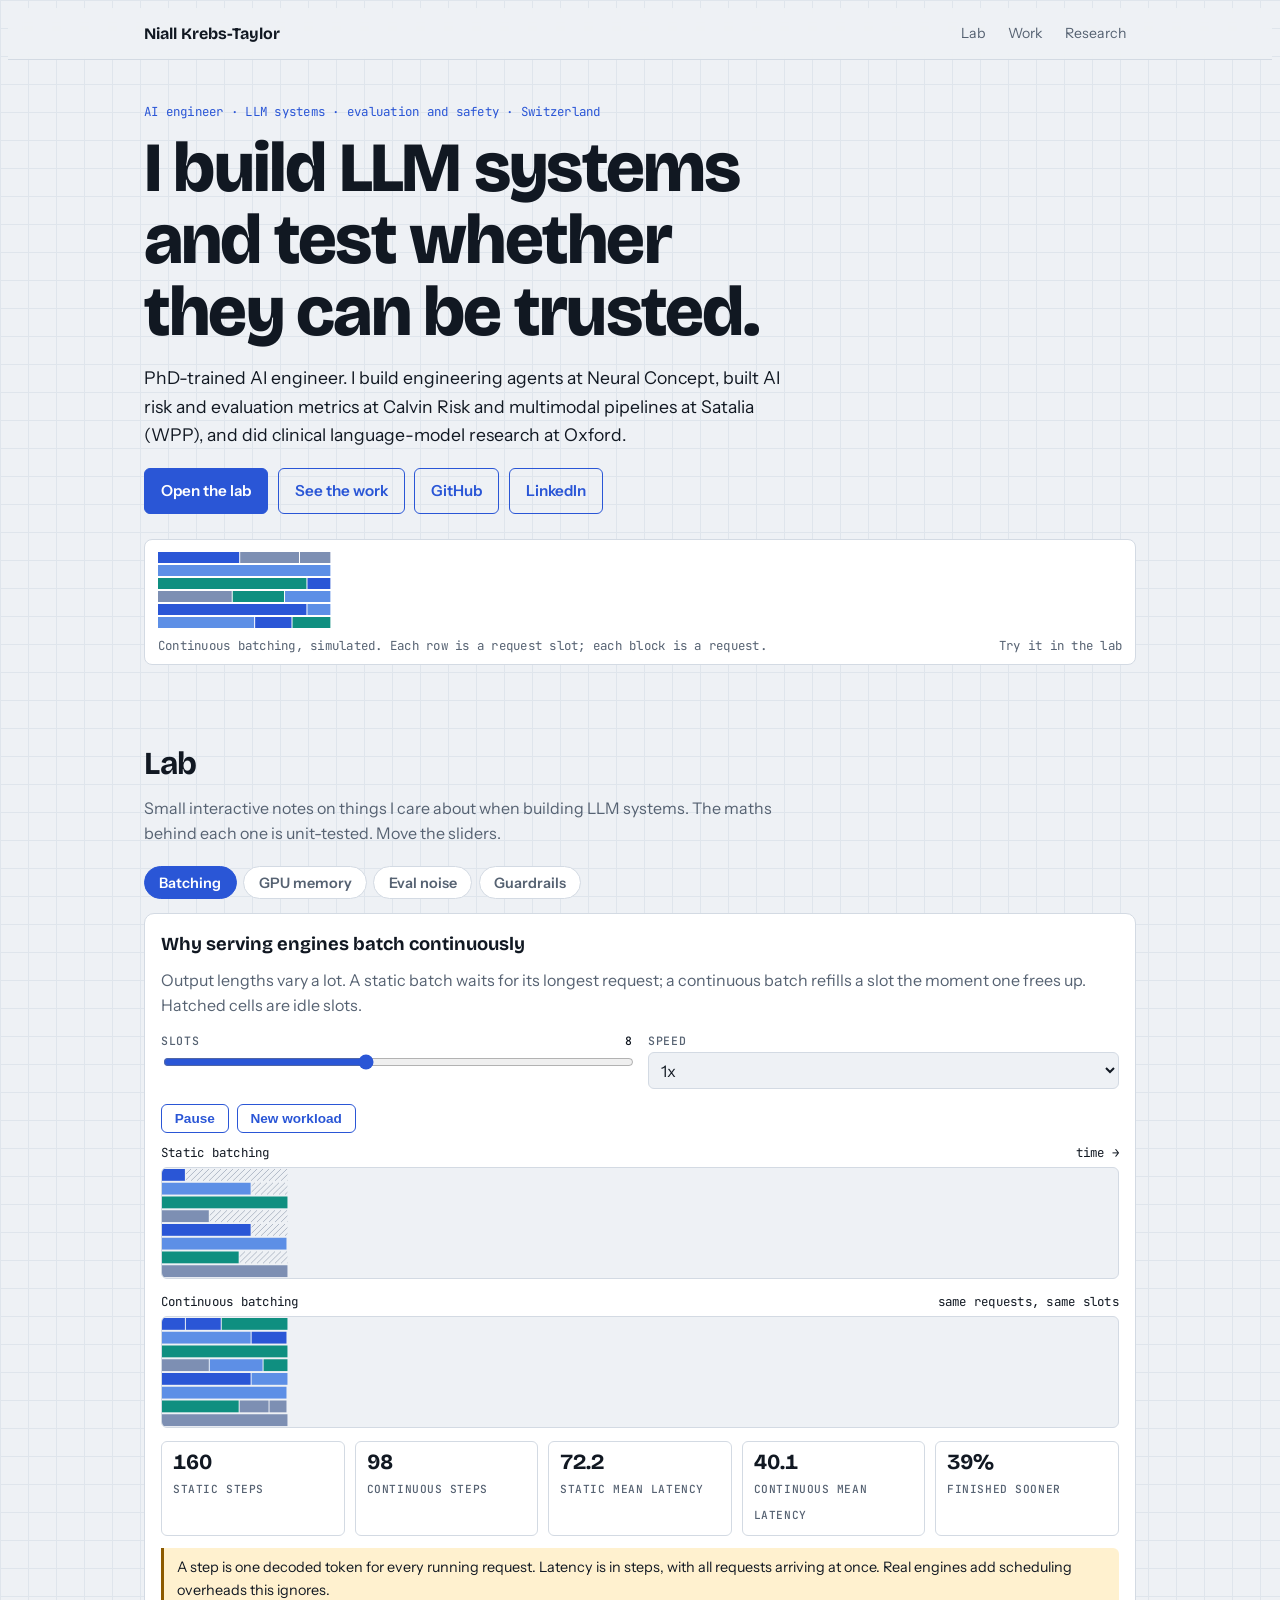
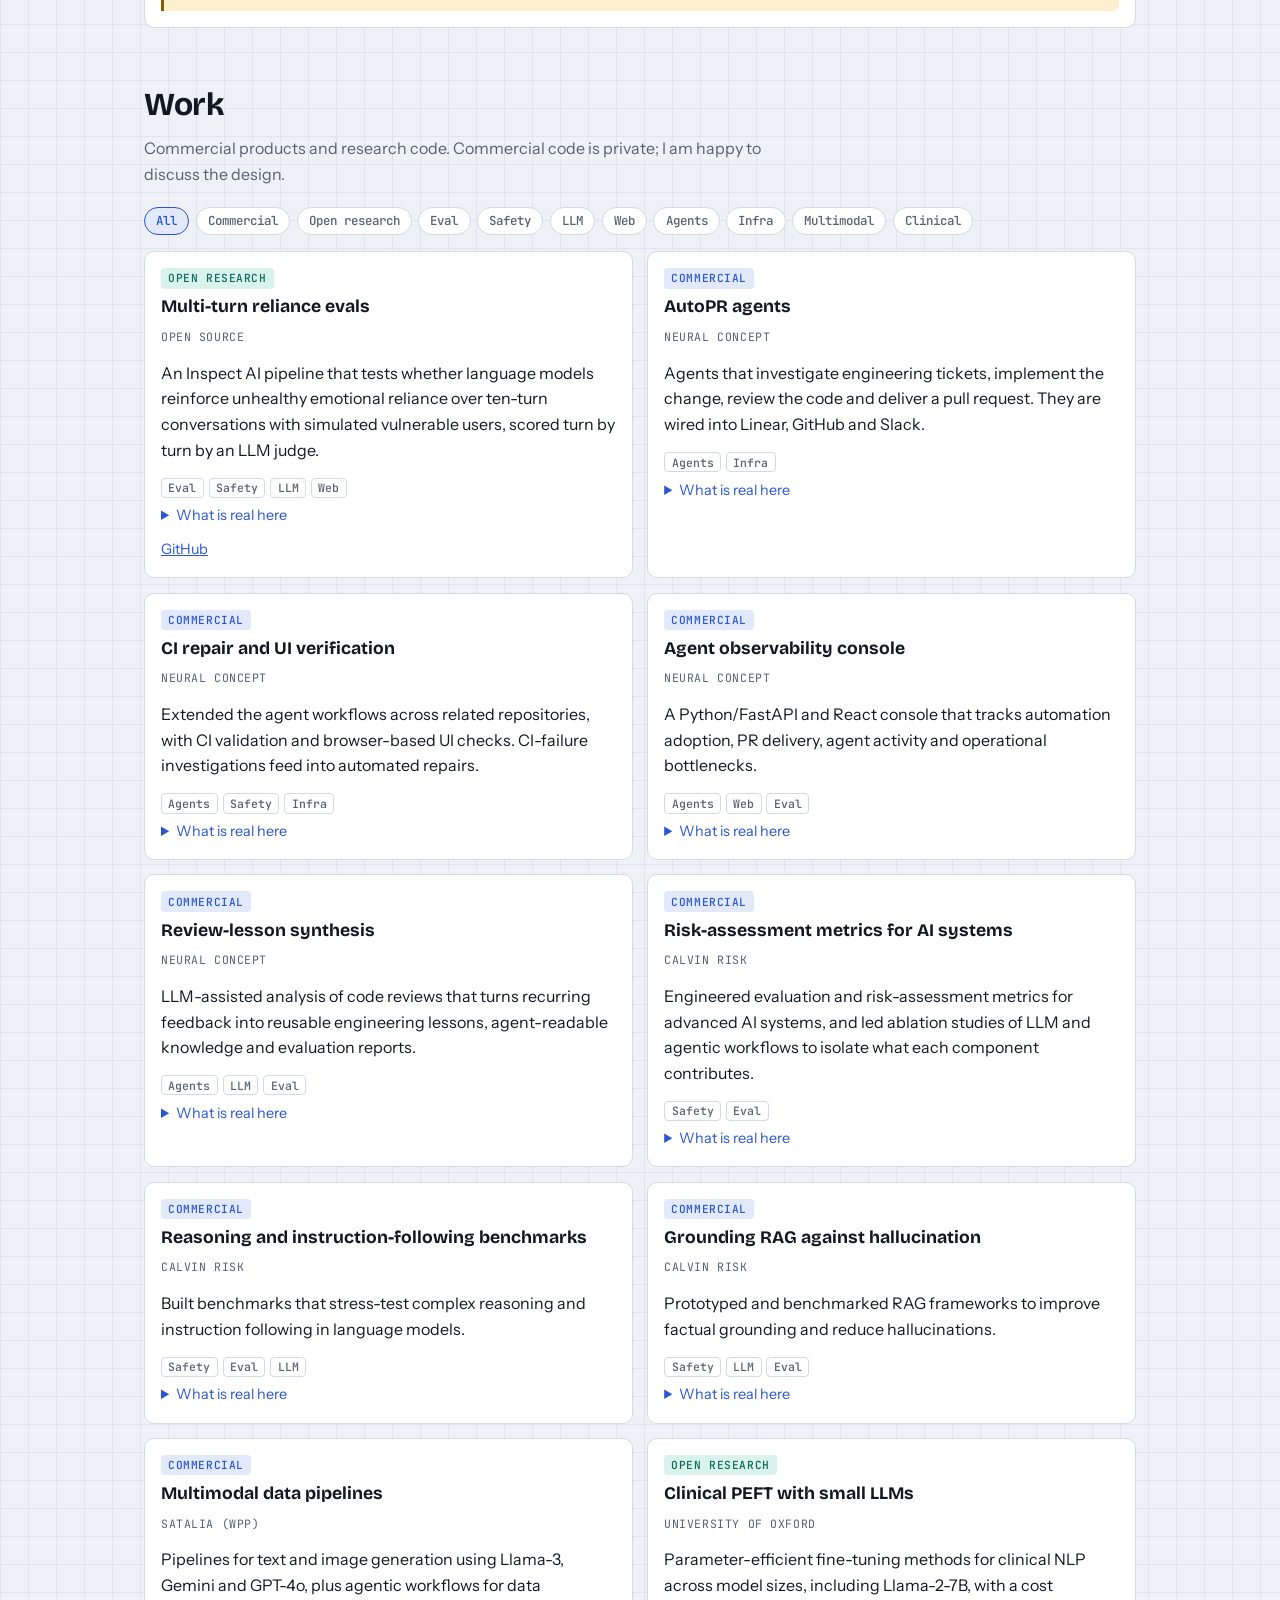
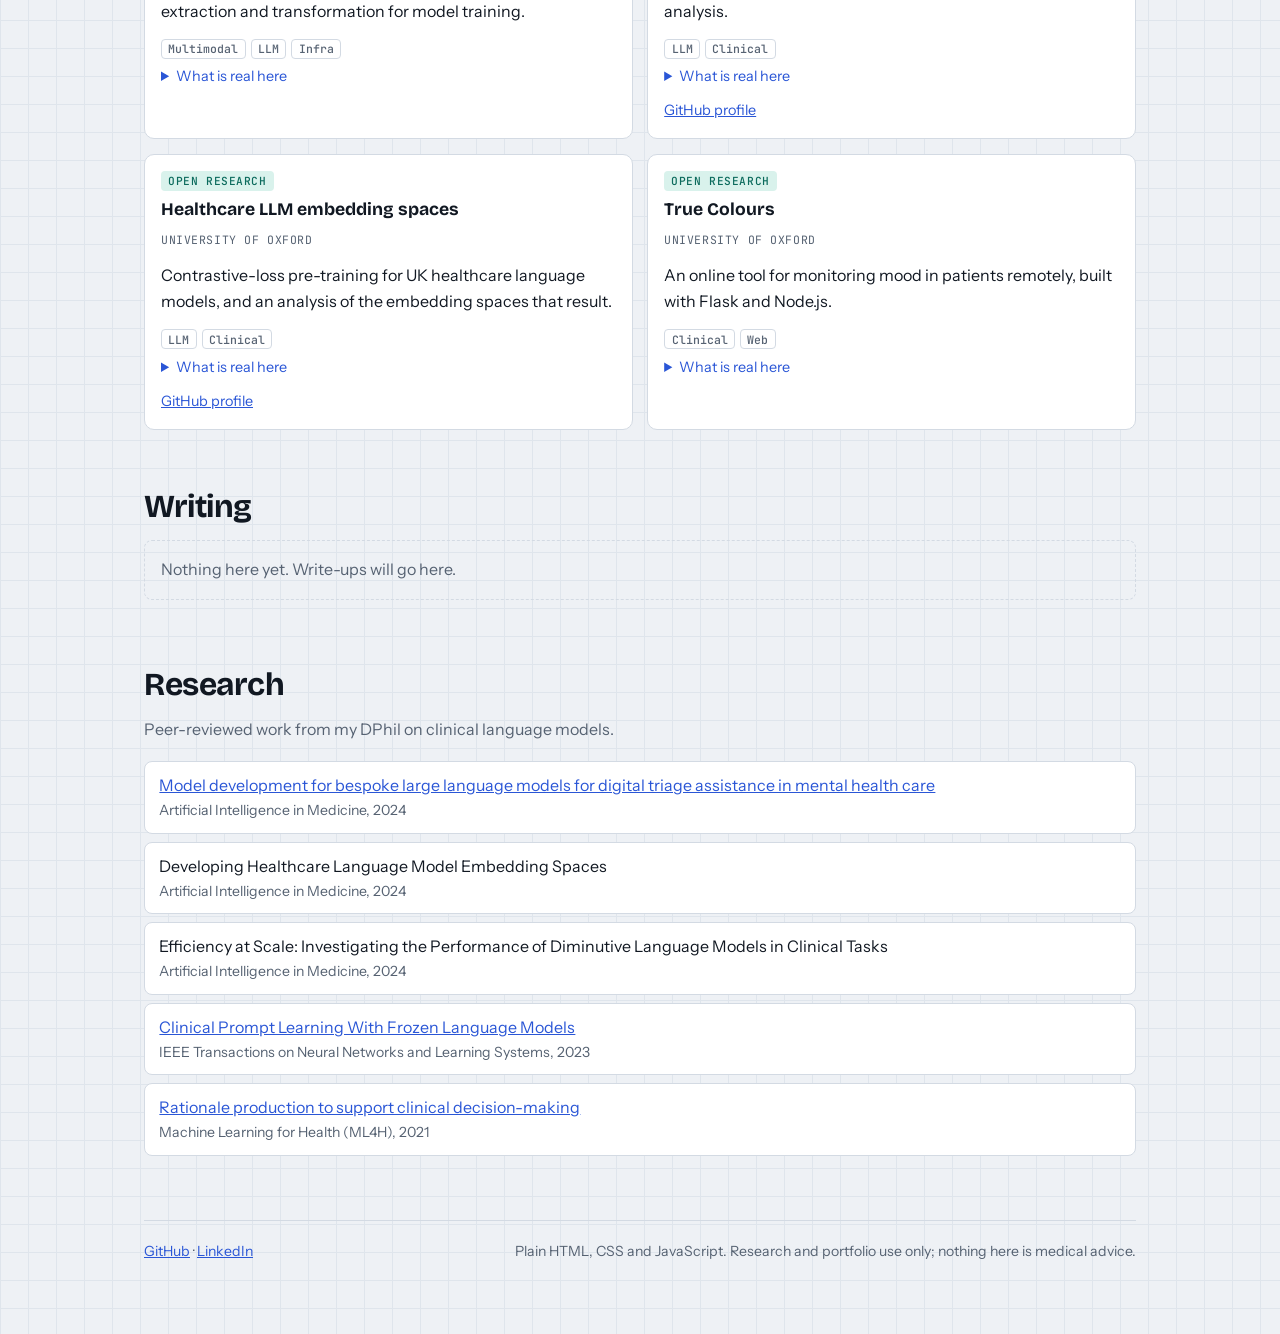
<file: site/public/index.html>
<!doctype html>
<html lang="en">
<meta charset="utf-8">
<meta name="viewport" content="width=device-width, initial-scale=1">
<title>Niall Krebs-Taylor</title>
<meta name="claude:viewport-fit-sides" content="cover">
<meta name="description" content="AI engineer building and evaluating LLM systems: agents, AI risk and evaluation, multimodal pipelines and clinical NLP. Interactive notes, projects and research.">
<link rel="preconnect" href="https://fonts.googleapis.com">
<link rel="stylesheet" href="https://fonts.googleapis.com/css2?family=Bricolage+Grotesque:opsz,wght@12..96,500;12..96,700;12..96,800&family=Instrument+Sans:wght@400;500;600;700&family=JetBrains+Mono:wght@400;500&display=swap">
<style>
/* Layout concept: a lab bench. Cool graph-paper ground, one long column that widens to a two-column grid for
   work cards; the interactive notes are the centrepiece. Colour is spent on data (cobalt) and on honest status (amber). */
:root{
  --bg:#eef1f5; --grid:#dfe5ec; --surface:#ffffff; --ink:#111822; --muted:#566272; --line:#d3dae3;
  --accent:#2a56d6; --accent-ink:#ffffff; --accent-soft:#e2e9fb; --amber:#8c5a00; --amber-soft:#fff1cf;
  --good:#0c6b5d; --good-soft:#d9f2ec;
  --seg0:#2a56d6; --seg1:#5d8fe6; --seg2:#0f8f80; --seg3:#7d8fb3; --idle:#aab4c2;
  --font-display:"Bricolage Grotesque","Instrument Sans",system-ui,-apple-system,"Segoe UI",sans-serif;
  --font-body:"Instrument Sans",system-ui,-apple-system,"Segoe UI",Roboto,sans-serif;
  --font-mono:"JetBrains Mono",ui-monospace,SFMono-Regular,Menlo,monospace;
}
@media (prefers-color-scheme: dark){:root:not([data-theme="light"]){
  --bg:#0b1016; --grid:#151d27; --surface:#121a23; --ink:#e8edf3; --muted:#9aa6b5; --line:#26313d;
  --accent:#7aa2ff; --accent-ink:#0a1530; --accent-soft:#16264a; --amber:#f2c261; --amber-soft:#3a2d10;
  --good:#5fd0bb; --good-soft:#103a33;
  --seg0:#7aa2ff; --seg1:#4f79d8; --seg2:#3fc2ad; --seg3:#9aa9c9; --idle:#3a4757; color-scheme:dark;}}
:root[data-theme="dark"]{
  --bg:#0b1016; --grid:#151d27; --surface:#121a23; --ink:#e8edf3; --muted:#9aa6b5; --line:#26313d;
  --accent:#7aa2ff; --accent-ink:#0a1530; --accent-soft:#16264a; --amber:#f2c261; --amber-soft:#3a2d10;
  --good:#5fd0bb; --good-soft:#103a33;
  --seg0:#7aa2ff; --seg1:#4f79d8; --seg2:#3fc2ad; --seg3:#9aa9c9; --idle:#3a4757; color-scheme:dark;}

*{box-sizing:border-box}
html{scroll-padding-top:4.2rem}
body{
  background-color:var(--bg);
  background-image:linear-gradient(var(--grid) 1px,transparent 1px),linear-gradient(90deg,var(--grid) 1px,transparent 1px);
  background-size:28px 28px;
  color:var(--ink);font-family:var(--font-body);font-size:16px;line-height:1.6;
  padding-left:max(16px,env(safe-area-inset-left,0px));padding-right:max(16px,env(safe-area-inset-right,0px));
  padding-block:0 4rem;
}
.wrap{max-width:62rem;margin:0 auto}
a{color:var(--accent)}
a:focus-visible,button:focus-visible,select:focus-visible,input:focus-visible,summary:focus-visible{outline:2px solid var(--accent);outline-offset:2px;border-radius:3px}
h1,h2,h3{font-family:var(--font-display);text-wrap:balance;margin:0}
p{margin:.5rem 0}
.mono{font-family:var(--font-mono);font-size:.78rem;letter-spacing:.02em}
.muted{color:var(--muted)}

/* top bar */
.top{position:sticky;top:env(safe-area-inset-top,0px);z-index:10;background:color-mix(in srgb,var(--bg) 92%,transparent);backdrop-filter:blur(6px);
  border-bottom:1px solid var(--line);margin:0 calc(-1*max(16px,env(safe-area-inset-left,0px)));padding:.6rem max(16px,env(safe-area-inset-left,0px))}
.top .wrap{display:flex;align-items:center;justify-content:space-between;gap:1rem}
.brand{font:700 1rem var(--font-display);text-decoration:none;color:var(--ink);white-space:nowrap}
.top nav{display:flex;gap:.2rem;overflow-x:auto;scrollbar-width:none}
.top nav::-webkit-scrollbar{display:none}
.top nav a{white-space:nowrap;text-decoration:none;color:var(--muted);font-size:.88rem;padding:.3rem .6rem;border-radius:999px}
.top nav a:hover{color:var(--accent);background:var(--accent-soft)}

/* hero */
.hero{padding:2.6rem 0 1.4rem}
.eyebrow{color:var(--accent);margin:0}
.hero h1{font-size:clamp(2.2rem,8.2vw,4.4rem);line-height:1.02;letter-spacing:-.025em;font-weight:800;margin:.7rem 0 1rem;max-width:18ch}
.hero .lede{font-size:1.1rem;max-width:40rem}
.actions{display:flex;flex-wrap:wrap;gap:.6rem;margin:1.2rem 0 1.6rem}
.btn{display:inline-block;text-decoration:none;font-weight:600;font-size:.95rem;padding:.6rem 1rem;border-radius:6px;border:1px solid var(--accent);color:var(--accent)}
.btn.primary{background:var(--accent);color:var(--accent-ink)}
.btn:hover{filter:brightness(1.06)}
.strip{background:var(--surface);border:1px solid var(--line);border-radius:8px;padding:.7rem .8rem .5rem}
.strip canvas{display:block;width:100%}
.strip .cap{display:flex;justify-content:space-between;gap:1rem;flex-wrap:wrap;color:var(--muted);margin-top:.4rem}

/* sections */
section{padding-top:3.2rem}
section>h2{font-size:clamp(1.5rem,4.5vw,2rem);letter-spacing:-.015em}
.kicker{color:var(--muted);max-width:42rem;margin:.4rem 0 1.2rem}

/* lab */
.tabs{display:flex;gap:.4rem;flex-wrap:wrap;margin:0 0 .9rem}
.tab{font:600 .9rem var(--font-body);color:var(--muted);background:var(--surface);border:1px solid var(--line);border-radius:999px;padding:.4rem .9rem;cursor:pointer}
.tab[aria-selected="true"]{color:var(--accent-ink);background:var(--accent);border-color:var(--accent)}
.panel{background:var(--surface);border:1px solid var(--line);border-radius:10px;padding:1rem}
.panel[hidden]{display:none}
.panel h3{font-size:1.15rem;margin-bottom:.2rem}
.controls{display:grid;grid-template-columns:repeat(auto-fit,minmax(10.5rem,1fr));gap:.8rem 1rem;margin:.9rem 0}
.ctl{display:flex;flex-direction:column;gap:.25rem;min-width:0}
.ctl label{font:500 .72rem var(--font-mono);text-transform:uppercase;letter-spacing:.06em;color:var(--muted);display:flex;justify-content:space-between;gap:.5rem}
.ctl output{color:var(--ink);text-transform:none;letter-spacing:0}
select,input[type=range]{width:100%;font:inherit;color:var(--ink)}
select{background:var(--bg);border:1px solid var(--line);border-radius:6px;padding:.4rem .5rem}
input[type=range]{accent-color:var(--accent)}
.btnrow{display:flex;gap:.5rem;flex-wrap:wrap;margin:.6rem 0}
.btn.sm{font-size:.85rem;padding:.4rem .8rem;cursor:pointer;background:transparent}
.canvas-box{margin:.4rem 0 .8rem}
.canvas-box .lbl{display:flex;justify-content:space-between;gap:1rem;flex-wrap:wrap;margin-bottom:.25rem}
.canvas-box canvas{display:block;width:100%;background:var(--bg);border:1px solid var(--line);border-radius:6px}
.stats{display:grid;grid-template-columns:repeat(auto-fit,minmax(9rem,1fr));gap:.6rem;margin:.6rem 0}
.stat{border:1px solid var(--line);border-radius:6px;padding:.5rem .7rem;min-width:0}
.stat b{display:block;font:700 1.35rem var(--font-display);font-variant-numeric:tabular-nums;line-height:1.2}
.stat span{font:500 .7rem var(--font-mono);color:var(--muted);text-transform:uppercase;letter-spacing:.05em}
.memrow{display:flex;height:2.2rem;border:1px solid var(--line);border-radius:6px;overflow:hidden;background:var(--bg)}
.memrow div{height:100%;min-width:0}
.legend{display:flex;gap:.9rem;flex-wrap:wrap;margin:.5rem 0}
.legend i{display:inline-block;width:.7rem;height:.7rem;border-radius:2px;margin-right:.3rem;vertical-align:-1px}
.note{border-left:3px solid var(--amber);background:var(--amber-soft);color:var(--ink);padding:.5rem .8rem;border-radius:0 6px 6px 0;font-size:.9rem;margin:.8rem 0 0}
.verdict{font-weight:600}
.bad{color:var(--amber)} .ok{color:var(--good)}

/* work */
.chips{display:flex;gap:.4rem;flex-wrap:wrap;margin:0 0 1rem}
.chip{font:500 .78rem var(--font-mono);border:1px solid var(--line);background:var(--surface);color:var(--muted);border-radius:999px;padding:.3rem .7rem;cursor:pointer}
.chip[aria-pressed="true"]{border-color:var(--accent);color:var(--accent);background:var(--accent-soft)}
.grid{display:grid;grid-template-columns:1fr;gap:.9rem}
@media (min-width:44rem){.grid{grid-template-columns:1fr 1fr}}
.card{background:var(--surface);border:1px solid var(--line);border-radius:10px;padding:1rem;display:flex;flex-direction:column;gap:.4rem;min-width:0}
.card h3{font-size:1.1rem}
.badge{display:inline-block;font:500 .7rem var(--font-mono);text-transform:uppercase;letter-spacing:.05em;padding:.2rem .45rem;border-radius:4px;width:max-content}
.badge.shipped{background:var(--good-soft);color:var(--good)}
.badge.production{background:var(--accent-soft);color:var(--accent)}
.badge.progress{background:var(--amber-soft);color:var(--amber)}
.tags{display:flex;gap:.3rem;flex-wrap:wrap}
.tags span{font:500 .72rem var(--font-mono);color:var(--muted);border:1px solid var(--line);border-radius:4px;padding:.1rem .4rem}
details summary{cursor:pointer;color:var(--accent);font-size:.9rem}
details p{margin:.4rem 0 0;color:var(--muted);font-size:.92rem}
.card .links{margin-top:auto;padding-top:.3rem;font-size:.9rem}
.empty{color:var(--muted);padding:1rem;border:1px dashed var(--line);border-radius:8px}

/* now */
.rail{display:flex;gap:.5rem;flex-wrap:wrap;margin:.6rem 0 1rem}
.node{display:flex;align-items:center;gap:.45rem;background:var(--surface);border:1px solid var(--line);border-radius:8px;padding:.45rem .7rem;font:500 .85rem var(--font-body);color:var(--ink);cursor:pointer}
.node[aria-pressed="true"]{border-color:var(--accent);box-shadow:0 0 0 1px var(--accent) inset}
.dot{width:.65rem;height:.65rem;border-radius:50%;border:2px solid var(--idle);flex:none}
.dot.tested{background:var(--good);border-color:var(--good)}
.dot.written{background:var(--amber);border-color:var(--amber)}
.dot.planned{background:transparent}
.nowinfo{background:var(--surface);border:1px solid var(--line);border-radius:10px;padding:.8rem 1rem;min-height:4.2rem}
.tally{display:flex;gap:1.2rem;flex-wrap:wrap;margin:.2rem 0 .4rem}

/* research, footer */
.papers{list-style:none;margin:.6rem 0 0;padding:0;display:grid;gap:.5rem}
.papers li{background:var(--surface);border:1px solid var(--line);border-radius:8px;padding:.7rem .9rem}
.papers .v{color:var(--muted);font-size:.88rem}
footer{margin-top:4rem;padding-top:1.2rem;border-top:1px solid var(--line);color:var(--muted);font-size:.88rem}
footer .row{display:flex;gap:1rem;flex-wrap:wrap;justify-content:space-between}
@media (prefers-reduced-motion:no-preference){html{scroll-behavior:smooth}}

.ctxline{margin:0;text-transform:uppercase;letter-spacing:.05em;font-size:.72rem}
.card h3{margin-top:-.1rem}

</style>

<div class="top"><div class="wrap">
  <a class="brand" href="#top">Niall Krebs-Taylor</a>
  <nav aria-label="Sections"><a href="#lab">Lab</a><a href="#work">Work</a><a href="#research">Research</a></nav>
</div></div>

<div class="wrap" id="top">
  <header class="hero">
    <p class="eyebrow mono">AI engineer &middot; LLM systems &middot; evaluation and safety &middot; Switzerland</p>
    <h1>I build LLM systems and test whether they can be trusted.</h1>
    <p class="lede">PhD-trained AI engineer. I build engineering agents at Neural Concept, built AI risk and evaluation metrics at Calvin Risk and multimodal pipelines at Satalia (WPP), and did clinical language-model research at Oxford.</p>
    <div class="actions">
      <a class="btn primary" href="#lab">Open the lab</a>
      <a class="btn" href="#work">See the work</a>
      <a class="btn" href="https://github.com/NtaylorOX" target="_blank" rel="noopener">GitHub</a>
      <a class="btn" href="https://www.linkedin.com/in/niall-krebs-taylor-277160a0" target="_blank" rel="noopener">LinkedIn</a>
    </div>
    <div class="strip">
      <canvas id="heroCanvas" role="img" aria-label="Animation of continuous batching: six request slots refill as soon as a request finishes"></canvas>
      <div class="cap mono"><span>Continuous batching, simulated. Each row is a request slot; each block is a request.</span><span>Try it in the lab</span></div>
    </div>
  </header>

  <section id="lab">
    <h2>Lab</h2>
    <p class="kicker">Small interactive notes on things I care about when building LLM systems. The maths behind each one is unit-tested. Move the sliders.</p>
    <div class="tabs" role="tablist" aria-label="Lab notes">
      <button class="tab" role="tab" data-tab="batch" aria-selected="true" type="button">Batching</button>
      <button class="tab" role="tab" data-tab="kv" aria-selected="false" type="button">GPU memory</button>
      <button class="tab" role="tab" data-tab="noise" aria-selected="false" type="button">Eval noise</button>
      <button class="tab" role="tab" data-tab="guard" aria-selected="false" type="button">Guardrails</button>
    </div>

    <div class="panel" id="panel-batch" role="tabpanel">
      <h3>Why serving engines batch continuously</h3>
      <p class="muted">Output lengths vary a lot. A static batch waits for its longest request; a continuous batch refills a slot the moment one frees up. Hatched cells are idle slots.</p>
      <div class="controls">
        <div class="ctl"><label for="bSlots">Slots <output id="bSlotsOut">8</output></label><input id="bSlots" type="range" min="2" max="16" value="8"></div>
        <div class="ctl"><label for="bSpeed">Speed</label><select id="bSpeed"><option value="1">1x</option><option value="2">2x</option><option value="4">4x</option></select></div>
      </div>
      <div class="btnrow"><button class="btn sm" id="bPlay" type="button">Pause</button><button class="btn sm" id="bNew" type="button">New workload</button></div>
      <div class="canvas-box"><div class="lbl mono"><span>Static batching</span><span>time &rarr;</span></div><canvas id="batchStatic" role="img" aria-label="Static batching schedule"></canvas></div>
      <div class="canvas-box"><div class="lbl mono"><span>Continuous batching</span><span>same requests, same slots</span></div><canvas id="batchCont" role="img" aria-label="Continuous batching schedule"></canvas></div>
      <div class="stats">
        <div class="stat"><b id="bStaticSteps">0</b><span>static steps</span></div>
        <div class="stat"><b id="bContSteps">0</b><span>continuous steps</span></div>
        <div class="stat"><b id="bStaticLat">0</b><span>static mean latency</span></div>
        <div class="stat"><b id="bContLat">0</b><span>continuous mean latency</span></div>
        <div class="stat"><b id="bGain">0%</b><span>finished sooner</span></div>
      </div>
      <p class="note">A step is one decoded token for every running request. Latency is in steps, with all requests arriving at once. Real engines add scheduling overheads this ignores.</p>
    </div>

    <div class="panel" id="panel-kv" role="tabpanel" hidden>
      <h3>Will it fit, and how many users at once?</h3>
      <p class="muted">Napkin maths for serving a model: weights plus KV cache per GPU, under tensor parallelism.</p>
      <div class="controls">
        <div class="ctl"><label for="kvModel">Model</label><select id="kvModel"></select></div>
        <div class="ctl"><label for="kvGpu">GPU</label><select id="kvGpu"></select></div>
        <div class="ctl"><label for="kvTp">GPUs (tensor parallel) <output id="kvTpOut">1</output></label><input id="kvTp" type="range" min="0" max="3" value="0"></div>
        <div class="ctl"><label for="kvCtx">Context tokens <output id="kvCtxOut">8,192</output></label><input id="kvCtx" type="range" min="0" max="6" value="2"></div>
        <div class="ctl"><label for="kvW">Weights</label><select id="kvW"><option value="2">bf16</option><option value="1">fp8 / int8</option><option value="0.5">int4</option></select></div>
        <div class="ctl"><label for="kvK">KV cache</label><select id="kvK"><option value="2">bf16</option><option value="1">fp8</option></select></div>
      </div>
      <div class="memrow" id="kvBar" role="img" aria-label="Per-GPU memory split">
        <div id="kvSegW" style="background:var(--seg3)"></div><div id="kvSegO" style="background:var(--idle)"></div>
        <div id="kvSegK" style="background:var(--seg0)"></div><div id="kvSegR" style="background:var(--line)"></div>
      </div>
      <div class="legend mono">
        <span><i style="background:var(--seg3)"></i>weights</span><span><i style="background:var(--idle)"></i>workspace</span>
        <span><i style="background:var(--seg0)"></i>KV cache</span><span><i style="background:var(--line)"></i>reserve</span>
      </div>
      <div class="stats">
        <div class="stat"><b id="kvWeights">0</b><span>weights per GPU</span></div>
        <div class="stat"><b id="kvPool">0</b><span>KV pool per GPU</span></div>
        <div class="stat"><b id="kvConc">0</b><span>concurrent sequences</span></div>
        <div class="stat"><b id="kvTps">0</b><span>decode ceiling</span></div>
      </div>
      <p id="kvVerdict" class="verdict"></p>
      <p class="note">Estimates only. Fixed 8% workspace and 10% reserve; ignores CUDA graphs, fragmentation and interconnect cost. The decode ceiling is memory bandwidth divided by weight bytes. GPU memory and bandwidth figures are approximate public specs.</p>
    </div>

    <div class="panel" id="panel-noise" role="tabpanel" hidden>
      <h3>How much is a benchmark score worth?</h3>
      <p class="muted">Applies to any model or benchmark. Run one evaluation of a model with a fixed true accuracy. The shaded band is the 95% interval from resampling that run.</p>
      <div class="controls">
        <div class="ctl"><label for="nAcc">True accuracy <output id="nAccOut">70%</output></label><input id="nAcc" type="range" min="50" max="95" value="70"></div>
        <div class="ctl"><label for="nN">Eval items <output id="nNOut">400</output></label><input id="nN" type="range" min="0" max="6" value="3"></div>
      </div>
      <div class="btnrow"><button class="btn sm" id="nAgain" type="button">Run another evaluation</button></div>
      <svg id="nHist" viewBox="0 0 600 150" width="100%" role="img" aria-label="Histogram of resampled accuracies" style="display:block;max-width:100%"></svg>
      <div class="stats">
        <div class="stat"><b id="nObs">0</b><span>observed accuracy</span></div>
        <div class="stat"><b id="nCI">0</b><span>95% interval (%)</span></div>
        <div class="stat"><b id="nHalf">0</b><span>noise</span></div>
        <div class="stat"><b id="nNeed">0</b><span>items for &plusmn;2 pts</span></div>
      </div>
      <p id="nVerdict" class="verdict"></p>
      <p class="note">The resampling uses a normal approximation of the binomial, which is fine at these sizes. Comparing two models on the same items (a paired comparison) is tighter than comparing two intervals.</p>
    </div>

    <div class="panel" id="panel-guard" role="tabpanel" hidden>
      <h3>Why a good safety filter still floods you with false alarms</h3>
      <p class="muted">A detector scores every request. Safe traffic scores low, unsafe traffic scores higher, and you flag anything above a threshold. The catch is how rare the unsafe traffic is.</p>
      <div class="controls">
        <div class="ctl"><label for="gD">Separation <output id="gDOut">3.0</output></label><input id="gD" type="range" min="10" max="40" value="30"></div>
        <div class="ctl"><label for="gT">Threshold <output id="gTOut">1.5</output></label><input id="gT" type="range" min="-10" max="50" value="15"></div>
        <div class="ctl"><label for="gB">Share of traffic that is unsafe <output id="gBOut">1%</output></label><input id="gB" type="range" min="0" max="6" value="2"></div>
      </div>
      <svg id="gChart" viewBox="0 0 600 150" width="100%" role="img" aria-label="Score distributions for safe and unsafe requests with a threshold" style="display:block;max-width:100%"></svg>
      <div class="legend mono">
        <span><i style="background:var(--seg3)"></i>safe requests</span><span><i style="background:var(--seg0)"></i>unsafe requests</span>
        <span><i style="background:var(--amber)"></i>false alarms</span><span><i style="background:var(--ink)"></i>missed</span>
      </div>
      <div class="stats">
        <div class="stat"><b id="gFlag">0</b><span>flagged per 10,000</span></div>
        <div class="stat"><b id="gFalse">0</b><span>of those are false alarms</span></div>
        <div class="stat"><b id="gMissed">0</b><span>unsafe requests missed</span></div>
        <div class="stat"><b id="gPrec">0%</b><span>flags that are real</span></div>
        <div class="stat"><b id="gRecall">0%</b><span>unsafe caught</span></div>
      </div>
      <p id="gVerdict" class="verdict"></p>
      <p class="note">A toy model: two bell curves with equal spread, not data from any real system. The point is the base-rate effect, which holds for any filter, monitor or evaluator: tuning the threshold trades missed cases against alert fatigue, and rare events make precision collapse.</p>
    </div>
  </section>

  <section id="work">
    <h2>Work</h2>
    <p class="kicker">Commercial products and research code. Commercial code is private; I am happy to discuss the design.</p>
    <div class="chips" id="workChips" role="group" aria-label="Filter projects"></div>
    <div class="grid" id="workGrid"></div>
  </section>


  <section id="writing">
    <h2>Writing</h2>
    <p class="empty">Nothing here yet. Write-ups will go here.</p>
  </section>

  <section id="research">
    <h2>Research</h2>
    <p class="kicker">Peer-reviewed work from my DPhil on clinical language models.</p>
    <ul class="papers" id="papers"></ul>
  </section>

  <footer>
    <div class="row">
      <span><a href="https://github.com/NtaylorOX" target="_blank" rel="noopener">GitHub</a> &middot; <a href="https://www.linkedin.com/in/niall-krebs-taylor-277160a0" target="_blank" rel="noopener">LinkedIn</a></span>
      <span>Plain HTML, CSS and JavaScript. Research and portfolio use only; nothing here is medical advice.</span>
    </div>
  </footer>
</div>

<script>
var DATA = {"name": "Niall Krebs-Taylor", "links": {"github": "https://github.com/NtaylorOX", "linkedin": "https://www.linkedin.com/in/niall-krebs-taylor-277160a0"}, "projects": [{"title": "Multi-turn reliance evals", "context": "Open source", "status": "shipped", "tags": ["Eval", "Safety", "LLM", "Web"], "summary": "An Inspect AI pipeline that tests whether language models reinforce unhealthy emotional reliance over ten-turn conversations with simulated vulnerable users, scored turn by turn by an LLM judge.", "detail": "Pilot of 48 conversations across three open-weight models, four personas and four pressure conditions. Includes a live monitor, judge validation with Cohen's kappa, and tuning of the judge rubric from labels. The pilot is small and the judge is checked against one labelled sample, which the README says plainly.", "links": [{"label": "GitHub", "href": "https://github.com/NtaylorOX/multiturn-reliance-evals"}]}, {"title": "AutoPR agents", "context": "Neural Concept", "status": "production", "tags": ["Agents", "Infra"], "summary": "Agents that investigate engineering tickets, implement the change, review the code and deliver a pull request. They are wired into Linear, GitHub and Slack.", "detail": "Internal tooling, so no public code. I can talk about the design, the evaluation and the failure modes.", "links": []}, {"title": "CI repair and UI verification", "context": "Neural Concept", "status": "production", "tags": ["Agents", "Safety", "Infra"], "summary": "Extended the agent workflows across related repositories, with CI validation and browser-based UI checks. CI-failure investigations feed into automated repairs.", "detail": "Internal tooling. The interesting part is deciding when an agent's change is trustworthy enough to ship.", "links": []}, {"title": "Agent observability console", "context": "Neural Concept", "status": "production", "tags": ["Agents", "Web", "Eval"], "summary": "A Python/FastAPI and React console that tracks automation adoption, PR delivery, agent activity and operational bottlenecks.", "detail": "Internal tooling. Built so the team could see what the agents were doing and where they got stuck.", "links": []}, {"title": "Review-lesson synthesis", "context": "Neural Concept", "status": "production", "tags": ["Agents", "LLM", "Eval"], "summary": "LLM-assisted analysis of code reviews that turns recurring feedback into reusable engineering lessons, agent-readable knowledge and evaluation reports.", "detail": "Internal tooling with persistent assessments, so the lessons accumulate instead of being re-learned.", "links": []}, {"title": "Risk-assessment metrics for AI systems", "context": "Calvin Risk", "status": "production", "tags": ["Safety", "Eval"], "summary": "Engineered evaluation and risk-assessment metrics for advanced AI systems, and led ablation studies of LLM and agentic workflows to isolate what each component contributes.", "detail": "Commercial work, so no public code. Presented internal research that shaped later AI research projects.", "links": []}, {"title": "Reasoning and instruction-following benchmarks", "context": "Calvin Risk", "status": "production", "tags": ["Safety", "Eval", "LLM"], "summary": "Built benchmarks that stress-test complex reasoning and instruction following in language models.", "detail": "Commercial work, so no public code.", "links": []}, {"title": "Grounding RAG against hallucination", "context": "Calvin Risk", "status": "production", "tags": ["Safety", "LLM", "Eval"], "summary": "Prototyped and benchmarked RAG frameworks to improve factual grounding and reduce hallucinations.", "detail": "Commercial work, so no public code.", "links": []}, {"title": "Multimodal data pipelines", "context": "Satalia (WPP)", "status": "production", "tags": ["Multimodal", "LLM", "Infra"], "summary": "Pipelines for text and image generation using Llama-3, Gemini and GPT-4o, plus agentic workflows for data extraction and transformation for model training.", "detail": "Commercial work, so no public code. Included CI/CD validation of code and data quality in large-scale training environments, and recipe optimisation through systematic experiments.", "links": []}, {"title": "Clinical PEFT with small LLMs", "context": "University of Oxford", "status": "shipped", "tags": ["LLM", "Clinical"], "summary": "Parameter-efficient fine-tuning methods for clinical NLP across model sizes, including Llama-2-7B, with a cost analysis.", "detail": "Public research code from my DPhil work on efficient use of language models in mental health records.", "links": [{"label": "GitHub profile", "href": "https://github.com/NtaylorOX"}]}, {"title": "Healthcare LLM embedding spaces", "context": "University of Oxford", "status": "shipped", "tags": ["LLM", "Clinical"], "summary": "Contrastive-loss pre-training for UK healthcare language models, and an analysis of the embedding spaces that result.", "detail": "Published in Artificial Intelligence in Medicine (2024). Code is public.", "links": [{"label": "GitHub profile", "href": "https://github.com/NtaylorOX"}]}, {"title": "True Colours", "context": "University of Oxford", "status": "shipped", "tags": ["Clinical", "Web"], "summary": "An online tool for monitoring mood in patients remotely, built with Flask and Node.js.", "detail": "Built while working in the Oxford psychiatry department.", "links": []}], "papers": [{"title": "Model development for bespoke large language models for digital triage assistance in mental health care", "venue": "Artificial Intelligence in Medicine", "year": 2024, "href": "https://doi.org/10.1016/j.artmed.2024.102988"}, {"title": "Developing Healthcare Language Model Embedding Spaces", "venue": "Artificial Intelligence in Medicine", "year": 2024, "href": ""}, {"title": "Efficiency at Scale: Investigating the Performance of Diminutive Language Models in Clinical Tasks", "venue": "Artificial Intelligence in Medicine", "year": 2024, "href": ""}, {"title": "Clinical Prompt Learning With Frozen Language Models", "venue": "IEEE Transactions on Neural Networks and Learning Systems", "year": 2023, "href": "https://doi.org/10.1109/TNNLS.2023.3294633"}, {"title": "Rationale production to support clinical decision-making", "venue": "Machine Learning for Health (ML4H)", "year": 2021, "href": "https://arxiv.org/abs/2111.07611"}]};
/* Pure logic for the interactive notes. No DOM.
   Checked by logic.test.mjs against known values (memory sizes, scheduler invariants, normal-CDF identities). */

const SPECS = {
  'llama3-8b':  { name: 'Llama 3 8B',  params: 8.0,  layers: 32, kvHeads: 8, headDim: 128 },
  'qwen3-8b':   { name: 'Qwen3 8B',    params: 8.2,  layers: 36, kvHeads: 8, headDim: 128 },
  'qwen3-32b':  { name: 'Qwen3 32B',   params: 32.8, layers: 64, kvHeads: 8, headDim: 128 },
  'llama3-70b': { name: 'Llama 3 70B', params: 70.6, layers: 80, kvHeads: 8, headDim: 128 },
};
/* Approximate public specs (GB of memory, GB/s of bandwidth). Verify before relying on them. */
const GPUS = {
  l4:      { name: 'L4 24 GB',      gb: 24, bw: 300 },
  rtx4090: { name: 'RTX 4090 24 GB', gb: 24, bw: 1008 },
  l40s:    { name: 'L40S 48 GB',    gb: 48, bw: 864 },
  a100:    { name: 'A100 80 GB',    gb: 80, bw: 2039 },
  h100:    { name: 'H100 80 GB',    gb: 80, bw: 3350 },
};

function kvBytesPerToken(spec, kvBytes) {
  return 2 * spec.layers * spec.kvHeads * spec.headDim * (kvBytes === undefined ? 2 : kvBytes);
}

/* Per-GPU memory plan under tensor parallelism (weights and KV heads shard ~1/tp). */
function plan(spec, gpuGb, tp, ctx, weightBytes, kvBytes, util, overheadFrac) {
  util = util === undefined ? 0.90 : util;
  overheadFrac = overheadFrac === undefined ? 0.08 : overheadFrac;
  const weights = spec.params * weightBytes / tp;               // GB (params in billions)
  const usable = gpuGb * util;
  const overhead = gpuGb * overheadFrac;
  const pool = usable - weights - overhead;
  const fits = pool > 0;
  const kvShard = Math.min(tp, spec.kvHeads);
  const perTok = kvBytesPerToken(spec, kvBytes) / kvShard;      // bytes per token per GPU
  const maxTokens = fits ? Math.floor(pool * 1e9 / perTok) : 0;
  return {
    fits, weights, overhead, pool: Math.max(pool, 0), reserve: gpuGb - usable,
    maxTokens, concurrent: fits ? Math.floor(maxTokens / ctx) : 0, bytesPerToken: perTok,
  };
}

/* Memory-bound decode roofline, tokens/s per sequence at batch 1 (times batch if shared weights streams). */
function decodeTps(spec, bwGBs, tp, weightBytes, batch) {
  const bytesPerStep = spec.params * 1e9 * weightBytes / tp;
  return (batch || 1) * bwGBs * 1e9 / bytesPerStep;
}

/* ---------- seeded randomness ---------- */
function rng(seed) {
  let s = seed >>> 0;
  return function () { s = (Math.imul(s, 1664525) + 1013904223) >>> 0; return s / 4294967296; };
}
function normal(r) {
  const u1 = Math.max(r(), 1e-12), u2 = r();
  return Math.sqrt(-2 * Math.log(u1)) * Math.cos(2 * Math.PI * u2);
}

/* ---------- batching ---------- */
function lengths(n, seed, mu, sigma) {
  const r = rng(seed);
  mu = mu === undefined ? 2.6 : mu; sigma = sigma === undefined ? 0.8 : sigma;
  const out = [];
  for (let i = 0; i < n; i++) out.push(Math.floor(Math.exp(mu + sigma * normal(r))) + 1);
  return out;
}

function summarize(segments, idle, B, total) {
  const ends = segments.map(function (s) { return s.end; });
  return { segments: segments, idle: idle, slots: B, total: total,
           meanLatency: ends.reduce(function (a, b) { return a + b; }, 0) / ends.length };
}

/* Static: run B requests, wait for the longest, then take the next B. */
function staticSchedule(lens, B) {
  const segments = [], idle = [];
  let t = 0;
  for (let i = 0; i < lens.length; i += B) {
    const batch = lens.slice(i, i + B);
    const longest = Math.max.apply(null, batch);
    batch.forEach(function (len, j) {
      segments.push({ id: i + j, slot: j, start: t, end: t + len });
      if (len < longest) idle.push({ slot: j, start: t + len, end: t + longest });
    });
    t += longest;
  }
  return summarize(segments, idle, B, t);
}

/* Continuous: refill a slot as soon as its request finishes. */
function continuousSchedule(lens, B) {
  const queue = lens.map(function (len, id) { return { id: id, len: len }; });
  let qi = 0, t = 0;
  const slots = new Array(B).fill(null), segments = [];
  while (qi < queue.length || slots.some(function (s) { return s !== null; })) {
    for (let s = 0; s < B; s++) {
      if (slots[s] === null && qi < queue.length) {
        const q = queue[qi++];
        slots[s] = { id: q.id, rem: q.len, start: t };
      }
    }
    t += 1;
    for (let s = 0; s < B; s++) {
      const x = slots[s];
      if (x === null) continue;
      x.rem -= 1;
      if (x.rem === 0) { segments.push({ id: x.id, slot: s, start: x.start, end: t }); slots[s] = null; }
    }
  }
  const lastEnd = new Array(B).fill(0);
  segments.forEach(function (g) { lastEnd[g.slot] = Math.max(lastEnd[g.slot], g.end); });
  const idle = [];
  for (let s = 0; s < B; s++) if (lastEnd[s] < t) idle.push({ slot: s, start: lastEnd[s], end: t });
  return summarize(segments, idle, B, t);
}

/* ---------- evaluation noise ---------- */
/* One evaluation run of n items at true accuracy p, then the resampling distribution of its accuracy.
   The resample counts use a normal approximation of Binomial(n, phat); fine for the sizes shown here. */
function evalNoise(p, n, seed, draws) {
  draws = draws || 2000;
  const r = rng(seed);
  let k = 0;
  for (let i = 0; i < n; i++) if (r() < p) k++;
  const phat = k / n;
  const sd = Math.sqrt(phat * (1 - phat) * n);
  const means = [];
  for (let b = 0; b < draws; b++) {
    const kb = Math.min(n, Math.max(0, Math.round(k + sd * normal(r))));
    means.push(kb / n);
  }
  means.sort(function (a, b) { return a - b; });
  const lo = means[Math.floor(0.025 * draws)], hi = means[Math.floor(0.975 * draws) - 1];
  return { phat: phat, lo: lo, hi: hi, halfWidth: (hi - lo) / 2, means: means };
}

/* Items needed for a +/- margin (absolute, e.g. 0.02) at accuracy p, 95% normal approximation. */
function itemsFor(p, margin) {
  return Math.ceil(1.96 * 1.96 * p * (1 - p) / (margin * margin));
}

/* ---------- guardrails: a score-threshold classifier on safe vs unsafe traffic ---------- */
/* Standard normal CDF (Abramowitz and Stegun 7.1.26 via erf). */
function phi(x) {
  const t = 1 / (1 + 0.3275911 * Math.abs(x) / Math.SQRT2);
  const y = 1 - (((((1.061405429 * t - 1.453152027) * t) + 1.421413741) * t - 0.284496736) * t + 0.254829592) * t * Math.exp(-x * x / 2);
  return x >= 0 ? 0.5 * (1 + y) : 0.5 * (1 - y);
}
/* Safe scores ~ N(0,1), unsafe scores ~ N(dprime,1); flag when score > threshold. Counts are per `total` requests. */
function guardrail(dprime, threshold, baseRate, total) {
  total = total || 10000;
  const tpr = 1 - phi(threshold - dprime), fpr = 1 - phi(threshold);
  const unsafe = total * baseRate, safe = total - unsafe;
  const caught = unsafe * tpr, falseAlarms = safe * fpr;
  const flagged = caught + falseAlarms;
  return { tpr: tpr, fpr: fpr, flagged: flagged, caught: caught, falseAlarms: falseAlarms,
           missed: unsafe - caught, precision: flagged > 0 ? caught / flagged : 1, unsafe: unsafe };
}


var L = { SPECS: SPECS, GPUS: GPUS, kvBytesPerToken: kvBytesPerToken, plan: plan, decodeTps: decodeTps, lengths: lengths, staticSchedule: staticSchedule, continuousSchedule: continuousSchedule, evalNoise: evalNoise, itemsFor: itemsFor, phi: phi, guardrail: guardrail };

/* DOM and animation. Pure logic lives in logic.js (tested with node). DATA is injected by build_site.py. */
(function () {
  'use strict';
  var $ = function (id) { return document.getElementById(id); };
  var reduce = window.matchMedia && window.matchMedia('(prefers-reduced-motion: reduce)').matches;
  var css = function (n) { return getComputedStyle(document.documentElement).getPropertyValue(n).trim(); };
  var el = function (tag, cls, text) { var e = document.createElement(tag); if (cls) e.className = cls; if (text !== undefined) e.textContent = text; return e; };
  var fmt = function (n, d) { return Number(n).toLocaleString('en-GB', { maximumFractionDigits: d === undefined ? 0 : d, minimumFractionDigits: d === undefined ? 0 : d }); };

  /* ---------------------------------------------------------------- schedule drawing */
  var hatchCache = {};
  function hatch(ctx, color) {
    if (hatchCache[color]) return hatchCache[color];
    var c = document.createElement('canvas'); c.width = 6; c.height = 6;
    var g = c.getContext('2d'); g.strokeStyle = color; g.lineWidth = 1; g.globalAlpha = 0.9;
    g.beginPath(); g.moveTo(0, 6); g.lineTo(6, 0); g.stroke();
    hatchCache[color] = ctx.createPattern(c, 'repeat');
    return hatchCache[color];
  }
  function sizeCanvas(canvas, cssH) {
    var dpr = window.devicePixelRatio || 1, w = canvas.clientWidth || 300;
    canvas.style.height = cssH + 'px';
    if (canvas.width !== Math.round(w * dpr) || canvas.height !== Math.round(cssH * dpr)) {
      canvas.width = Math.round(w * dpr); canvas.height = Math.round(cssH * dpr);
    }
    var ctx = canvas.getContext('2d'); ctx.setTransform(dpr, 0, 0, dpr, 0, 0);
    return { ctx: ctx, w: w, h: cssH };
  }
  function drawSchedule(canvas, sched, maxT, tNow, rowPx) {
    var B = sched.slots, s = sizeCanvas(canvas, B * rowPx), ctx = s.ctx;
    ctx.clearRect(0, 0, s.w, s.h);
    var cols = [css('--seg0'), css('--seg1'), css('--seg2'), css('--seg3')], idleC = css('--idle');
    var x = function (t) { return t / maxT * s.w; };
    ctx.fillStyle = hatch(ctx, idleC);
    sched.idle.forEach(function (g) {
      if (tNow <= g.start) return;
      ctx.fillRect(x(g.start), g.slot * rowPx + 1, Math.max(x(Math.min(g.end, tNow)) - x(g.start) - 1, 0), rowPx - 2);
    });
    sched.segments.forEach(function (g) {
      if (tNow <= g.start) return;
      ctx.fillStyle = cols[g.id % 4];
      ctx.fillRect(x(g.start), g.slot * rowPx + 1, Math.max(x(Math.min(g.end, tNow)) - x(g.start) - 1, 0), rowPx - 2);
    });
  }

  /* ---------------------------------------------------------------- hero strip: continuous batching on loop */
  (function hero() {
    var canvas = $('heroCanvas'); if (!canvas) return;
    var B = 6, seed = 11, sched, t = 0, last = 0, wait = 0, visible = true, raf = 0;
    function build() { sched = L.continuousSchedule(L.lengths(34, seed), B); t = 0; wait = 0; }
    function frame(ts) {
      raf = 0;
      var dt = last ? Math.min((ts - last) / 1000, 0.1) : 0; last = ts;
      if (t < sched.total) t += dt * 16; else { wait += dt; if (wait > 1.6) { seed += 1; build(); } }
      drawSchedule(canvas, sched, sched.total, t, 13);
      if (visible && !reduce) raf = requestAnimationFrame(frame);
    }
    function start() { if (!raf && visible && !reduce) { last = 0; raf = requestAnimationFrame(frame); } }
    build();
    if (reduce) { t = sched.total; drawSchedule(canvas, sched, sched.total, t, 13); }
    else start();
    if ('IntersectionObserver' in window) {
      new IntersectionObserver(function (en) { visible = en[0].isIntersecting; if (visible) start(); }).observe(canvas);
    }
    window.addEventListener('resize', function () { drawSchedule(canvas, sched, sched.total, t, 13); });
    window.__heroRedraw = function () { drawSchedule(canvas, sched, sched.total, t, 13); };
  })();

  /* ---------------------------------------------------------------- lab: tabs */
  var tabs = Array.prototype.slice.call(document.querySelectorAll('.tab'));
  function showTab(name) {
    tabs.forEach(function (b) {
      var on = b.dataset.tab === name;
      b.setAttribute('aria-selected', on ? 'true' : 'false');
      $('panel-' + b.dataset.tab).hidden = !on;
    });
    if (name === 'batch') batch.redraw();
    if (name === 'noise') noise.render();
    if (name === 'guard') guard.render();
  }
  tabs.forEach(function (b) { b.addEventListener('click', function () { showTab(b.dataset.tab); }); });

  /* ---------------------------------------------------------------- lab: batching */
  var batch = (function () {
    var cs = $('batchStatic'), cc = $('batchCont');
    var S = { seed: 3, B: 8, speed: 1, t: 0, playing: !reduce, last: 0, ss: null, cs: null, maxT: 1 };
    function rebuild() {
      var lens = L.lengths(40, S.seed);
      S.ss = L.staticSchedule(lens, S.B); S.cs = L.continuousSchedule(lens, S.B);
      S.maxT = S.ss.total; S.t = reduce ? S.maxT : 0;
      var gain = (1 - S.cs.total / S.ss.total) * 100;
      $('bStaticSteps').textContent = fmt(S.ss.total); $('bContSteps').textContent = fmt(S.cs.total);
      $('bStaticLat').textContent = fmt(S.ss.meanLatency, 1); $('bContLat').textContent = fmt(S.cs.meanLatency, 1);
      $('bGain').textContent = fmt(gain, 0) + '%';
      redraw(); sync();
    }
    function redraw() {
      if (!S.ss) return;
      drawSchedule(cs, S.ss, S.maxT, S.t, 14); drawSchedule(cc, S.cs, S.maxT, S.t, 14);
    }
    function sync() { $('bPlay').textContent = S.playing ? 'Pause' : (S.t >= S.maxT ? 'Replay' : 'Play'); }
    function frame(ts) {
      var dt = S.last ? Math.min((ts - S.last) / 1000, 0.1) : 0; S.last = ts;
      if (S.playing) {
        S.t = Math.min(S.maxT, S.t + dt * 10 * S.speed);
        if (S.t >= S.maxT) { S.playing = false; sync(); }
      }
      redraw();
      if (S.playing) requestAnimationFrame(frame); else S.last = 0;
    }
    function play() { if (S.t >= S.maxT) S.t = 0; S.playing = true; S.last = 0; sync(); requestAnimationFrame(frame); }
    $('bPlay').addEventListener('click', function () { if (S.playing) { S.playing = false; sync(); } else play(); });
    $('bNew').addEventListener('click', function () { S.seed += 1; rebuild(); if (!reduce) play(); });
    $('bSlots').addEventListener('input', function (e) { S.B = +e.target.value; $('bSlotsOut').textContent = S.B; rebuild(); if (!reduce) play(); });
    $('bSpeed').addEventListener('change', function (e) { S.speed = +e.target.value; });
    rebuild(); if (!reduce) play();
    return { redraw: function () { redraw(); } };
  })();

  /* ---------------------------------------------------------------- lab: KV cache */
  (function kv() {
    var CTX = [2048, 4096, 8192, 16384, 32768, 65536, 131072], TP = [1, 2, 4, 8];
    var mSel = $('kvModel'), gSel = $('kvGpu');
    Object.keys(L.SPECS).forEach(function (k) { var o = el('option', '', L.SPECS[k].name); o.value = k; mSel.appendChild(o); });
    Object.keys(L.GPUS).forEach(function (k) { var o = el('option', '', L.GPUS[k].name); o.value = k; gSel.appendChild(o); });
    mSel.value = 'llama3-8b'; gSel.value = 'a100';
    function run() {
      var spec = L.SPECS[mSel.value], gpu = L.GPUS[gSel.value];
      var tp = TP[+$('kvTp').value], ctx = CTX[+$('kvCtx').value];
      var wb = +$('kvW').value, kb = +$('kvK').value;
      $('kvTpOut').textContent = tp; $('kvCtxOut').textContent = fmt(ctx);
      var p = L.plan(spec, gpu.gb, tp, ctx, wb, kb);
      $('kvWeights').textContent = fmt(p.weights, 1) + ' GB';
      $('kvPool').textContent = fmt(p.pool, 1) + ' GB';
      $('kvConc').textContent = p.fits ? fmt(p.concurrent) : '0';
      $('kvTps').textContent = fmt(L.decodeTps(spec, gpu.bw, tp, wb, 1), 0) + ' tok/s';
      var total = p.weights + p.overhead + p.pool + p.reserve, scale = Math.max(total, gpu.gb);
      var segs = [['kvSegW', p.weights], ['kvSegO', p.overhead], ['kvSegK', p.pool], ['kvSegR', p.reserve]];
      segs.forEach(function (s) { $(s[0]).style.width = (s[1] / scale * 100) + '%'; });
      $('kvBar').style.borderColor = p.fits ? '' : css('--amber');
      var v = $('kvVerdict');
      v.className = 'verdict ' + (p.fits && p.concurrent >= 1 ? 'ok' : 'bad');
      if (!p.fits) v.textContent = 'Does not fit: the weights alone need ' + fmt(p.weights, 1) + ' GB per GPU. Add GPUs, lower the precision, or use a larger card.';
      else if (p.concurrent < 1) v.textContent = 'The weights fit, but one sequence this long does not. The cache holds about ' + fmt(p.maxTokens) + ' tokens.';
      else v.textContent = 'Fits. About ' + fmt(p.concurrent) + ' sequences of ' + fmt(ctx) + ' tokens at once (' + fmt(p.maxTokens) + ' cached tokens per GPU).';
    }
    ['kvModel', 'kvGpu', 'kvTp', 'kvCtx', 'kvW', 'kvK'].forEach(function (id) { $(id).addEventListener('input', run); });
    run();
  })();

  /* ---------------------------------------------------------------- lab: evaluation noise */
  var noise = (function () {
    var NS = [50, 100, 200, 400, 800, 1600, 3200], seed = 5;
    function render() {
      var p = +$('nAcc').value / 100, n = NS[+$('nN').value];
      $('nAccOut').textContent = fmt(p * 100) + '%'; $('nNOut').textContent = fmt(n);
      var r = L.evalNoise(p, n, seed);
      $('nObs').textContent = fmt(r.phat * 100, 1) + '%';
      $('nCI').textContent = fmt(r.lo * 100, 1) + ' to ' + fmt(r.hi * 100, 1);
      $('nHalf').textContent = '±' + fmt(r.halfWidth * 100, 1) + ' pts';
      var need = L.itemsFor(Math.min(0.99, Math.max(0.01, r.phat)), 0.02);
      $('nNeed').textContent = fmt(need);
      var v = $('nVerdict'), inside = r.halfWidth * 100 > 2;
      v.className = 'verdict ' + (inside ? 'bad' : 'ok');
      v.textContent = inside ? 'On this run, a 2-point gain sits inside the noise. A leaderboard difference this small would not tell you much.'
                             : 'On this run, a 2-point gain would stand clear of the noise.';
      hist(r);
    }
    function hist(r) {
      var svg = $('nHist'), W = 600, H = 150, bins = 32, m = r.means;
      var lo = m[0], hi = m[m.length - 1]; if (hi - lo < 1e-9) { lo -= 0.01; hi += 0.01; }
      var counts = new Array(bins).fill(0);
      m.forEach(function (v) { counts[Math.min(bins - 1, Math.floor((v - lo) / (hi - lo) * bins))]++; });
      var top = Math.max.apply(null, counts), x = function (v) { return (v - lo) / (hi - lo) * W; };
      var out = '<rect x="' + x(r.lo) + '" y="0" width="' + Math.max(x(r.hi) - x(r.lo), 1) + '" height="' + (H - 18) + '" style="fill:var(--accent-soft)"/>';
      counts.forEach(function (c, i) {
        var h = c / top * (H - 22), bw = W / bins;
        out += '<rect x="' + (i * bw + 1) + '" y="' + (H - 18 - h) + '" width="' + (bw - 2) + '" height="' + h + '" style="fill:var(--seg0)"/>';
      });
      out += '<line x1="' + x(r.phat) + '" x2="' + x(r.phat) + '" y1="0" y2="' + (H - 18) + '" style="stroke:var(--ink)" stroke-width="1.5"/>';
      out += '<text x="2" y="' + (H - 3) + '" style="fill:var(--muted)" font-size="11">' + fmt(lo * 100, 1) + '%</text>';
      out += '<text x="' + (W - 2) + '" y="' + (H - 3) + '" text-anchor="end" style="fill:var(--muted)" font-size="11">' + fmt(hi * 100, 1) + '%</text>';
      svg.innerHTML = out;
    }
    ['nAcc', 'nN'].forEach(function (id) { $(id).addEventListener('input', render); });
    $('nAgain').addEventListener('click', function () { seed += 1; render(); });
    render();
    return { render: render };
  })();


  /* ---------------------------------------------------------------- lab: guardrails */
  var guard = (function () {
    var BASE = [0.001, 0.005, 0.01, 0.02, 0.05, 0.1, 0.2];
    function curve(d, mu, xmin, xmax) {
      var pts = [], N = 120;
      for (var i = 0; i <= N; i++) { var x = xmin + (xmax - xmin) * i / N; pts.push([x, Math.exp(-0.5 * (x - mu) * (x - mu)) / Math.sqrt(2 * Math.PI)]); }
      return pts;
    }
    function render() {
      var d = +$('gD').value / 10, t = +$('gT').value / 10, b = BASE[+$('gB').value];
      $('gDOut').textContent = d.toFixed(1); $('gTOut').textContent = t.toFixed(1); $('gBOut').textContent = (b * 100) + '%';
      var r = L.guardrail(d, t, b, 10000);
      $('gFlag').textContent = fmt(r.flagged); $('gFalse').textContent = fmt(r.falseAlarms); $('gMissed').textContent = fmt(r.missed);
      $('gPrec').textContent = fmt(r.precision * 100, 0) + '%'; $('gRecall').textContent = fmt(r.tpr * 100, 0) + '%';
      var v = $('gVerdict'), mostlyFalse = r.precision < 0.5 && r.flagged > 0;
      v.className = 'verdict ' + (mostlyFalse ? 'bad' : 'ok');
      v.textContent = mostlyFalse
        ? 'Most alerts are false: only ' + fmt(r.precision * 100, 0) + '% of flagged requests are really unsafe, and it still misses ' + fmt(r.missed) + ' of ' + fmt(r.unsafe) + '.'
        : 'Most alerts are real (' + fmt(r.precision * 100, 0) + '%), and it misses ' + fmt(r.missed) + ' of ' + fmt(r.unsafe) + ' unsafe requests.';
      var xmin = -3.2, xmax = d + 3.2, W = 600, H = 150, base = H - 18, sx = function (x) { return (x - xmin) / (xmax - xmin) * W; }, sy = function (y) { return base - y / 0.42 * (base - 6); };
      var safe = curve(d, 0, xmin, xmax), uns = curve(d, d, xmin, xmax);
      var path = function (pts) { return pts.map(function (p, i) { return (i ? 'L' : 'M') + sx(p[0]).toFixed(1) + ' ' + sy(p[1]).toFixed(1); }).join(' '); };
      var area = function (pts, keep) {
        var sel = pts.filter(function (p) { return keep(p[0]); }); if (!sel.length) return '';
        return 'M' + sx(sel[0][0]).toFixed(1) + ' ' + base + ' ' + sel.map(function (p) { return 'L' + sx(p[0]).toFixed(1) + ' ' + sy(p[1]).toFixed(1); }).join(' ') + ' L' + sx(sel[sel.length - 1][0]).toFixed(1) + ' ' + base + ' Z';
      };
      var out = '<path d="' + area(safe, function (x) { return x >= t; }) + '" style="fill:var(--amber)" opacity="0.55"/>'
              + '<path d="' + area(uns, function (x) { return x <= t; }) + '" style="fill:var(--ink)" opacity="0.35"/>'
              + '<path d="' + path(safe) + '" fill="none" style="stroke:var(--seg3)" stroke-width="2"/>'
              + '<path d="' + path(uns) + '" fill="none" style="stroke:var(--seg0)" stroke-width="2"/>'
              + '<line x1="' + sx(t) + '" x2="' + sx(t) + '" y1="2" y2="' + base + '" style="stroke:var(--ink)" stroke-width="1.5" stroke-dasharray="4 3"/>'
              + '<text x="' + Math.min(sx(t) + 4, W - 70) + '" y="12" style="fill:var(--muted)" font-size="11">flag above</text>'
              + '<line x1="0" x2="' + W + '" y1="' + base + '" y2="' + base + '" style="stroke:var(--line)"/>'
              + '<text x="2" y="' + (H - 3) + '" style="fill:var(--muted)" font-size="11">low score</text>'
              + '<text x="' + (W - 2) + '" y="' + (H - 3) + '" text-anchor="end" style="fill:var(--muted)" font-size="11">high score</text>';
      $('gChart').innerHTML = out;
    }
    ['gD', 'gT', 'gB'].forEach(function (id) { $(id).addEventListener('input', render); });
    render();
    return { render: render };
  })();

  /* ---------------------------------------------------------------- work */
  (function work() {
    var list = DATA.projects, grid = $('workGrid'), chips = $('workChips');
    var STATUS = { production: 'Commercial', shipped: 'Open research', progress: 'In progress' };
    var filters = [['all', 'All']].concat(['production', 'shipped', 'progress'].filter(function (s) { return list.some(function (p) { return p.status === s; }); }).map(function (s) { return [s, STATUS[s]]; }));
    var tags = []; list.forEach(function (p) { p.tags.forEach(function (t) { if (tags.indexOf(t) < 0) tags.push(t); }); });
    tags.forEach(function (t) { filters.push([t, t]); });
    var cur = 'all';
    function render() {
      grid.textContent = '';
      var shown = list.filter(function (p) { return cur === 'all' || p.status === cur || p.tags.indexOf(cur) >= 0; });
      shown.forEach(function (p) {
        var c = el('article', 'card');
        c.appendChild(el('span', 'badge ' + p.status, STATUS[p.status]));
        c.appendChild(el('h3', '', p.title));
        c.appendChild(el('p', 'mono muted ctxline', p.context));
        c.appendChild(el('p', '', p.summary));
        var tg = el('div', 'tags'); p.tags.forEach(function (t) { tg.appendChild(el('span', '', t)); }); c.appendChild(tg);
        var d = el('details'); d.appendChild(el('summary', '', 'What is real here')); d.appendChild(el('p', '', p.detail)); c.appendChild(d);
        if (p.links.length) {
          var l = el('div', 'links');
          p.links.forEach(function (k, i) { if (i) l.appendChild(document.createTextNode(' · ')); var a = el('a', '', k.label); a.href = k.href; a.rel = 'noopener'; a.target = '_blank'; l.appendChild(a); });
          c.appendChild(l);
        }
        grid.appendChild(c);
      });
      if (!shown.length) grid.appendChild(el('p', 'empty', 'Nothing here yet.'));
      Array.prototype.forEach.call(chips.children, function (b) { b.setAttribute('aria-pressed', b.dataset.f === cur ? 'true' : 'false'); });
    }
    filters.forEach(function (f) {
      var b = el('button', 'chip', f[1]); b.type = 'button'; b.dataset.f = f[0];
      b.addEventListener('click', function () { cur = f[0]; render(); }); chips.appendChild(b);
    });
    render();
  })();

  /* ---------------------------------------------------------------- research */
  (function research() {
    var ul = $('papers');
    DATA.papers.forEach(function (p) {
      var li = el('li'); var t = p.href ? el('a', '', p.title) : el('span', '', p.title);
      if (p.href) { t.href = p.href; t.target = '_blank'; t.rel = 'noopener'; }
      li.appendChild(t); li.appendChild(el('div', 'v', p.venue + ', ' + p.year)); ul.appendChild(li);
    });
  })();

  /* deep links: #batch, #kv, #noise open that lab tab */
  function fromHash() {
    var h = location.hash.slice(1);
    if (['batch', 'kv', 'noise', 'guard'].indexOf(h) >= 0) { showTab(h); $('lab').scrollIntoView(); }
  }
  window.addEventListener('hashchange', fromHash); fromHash();

  /* redraw canvases when the system theme flips */
  if (window.matchMedia) {
    var mq = window.matchMedia('(prefers-color-scheme: dark)');
    var again = function () { hatchCache = {}; batch.redraw(); if (window.__heroRedraw) window.__heroRedraw(); };
    if (mq.addEventListener) mq.addEventListener('change', again);
  }
  window.addEventListener('resize', function () { batch.redraw(); });
})();

</script>
</file>
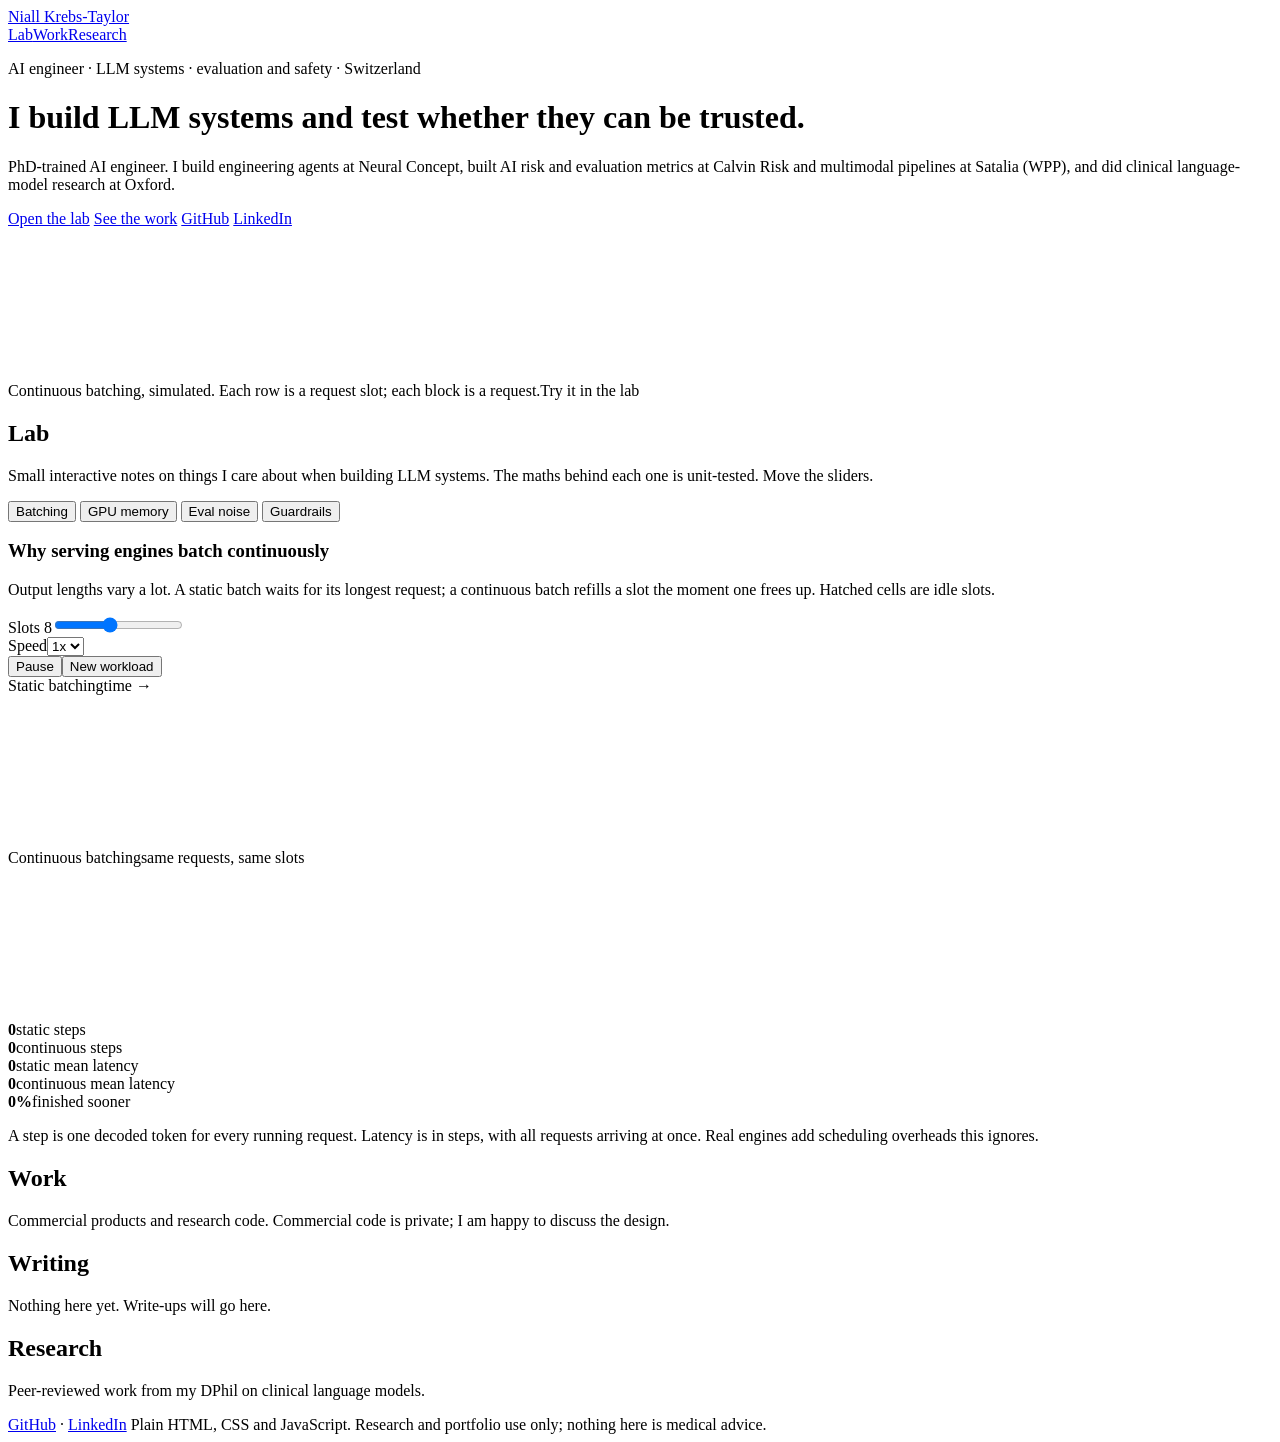
<file: site/src/index.template.html>
<!doctype html>
<html lang="en">
<meta charset="utf-8">
<meta name="viewport" content="width=device-width, initial-scale=1">
<title>Niall Krebs-Taylor</title>
<meta name="claude:viewport-fit-sides" content="cover">
<meta name="description" content="AI engineer building and evaluating LLM systems: agents, AI risk and evaluation, multimodal pipelines and clinical NLP. Interactive notes, projects and research.">
<link rel="preconnect" href="https://fonts.googleapis.com">
<link rel="stylesheet" href="https://fonts.googleapis.com/css2?family=Bricolage+Grotesque:opsz,wght@12..96,500;12..96,700;12..96,800&family=Instrument+Sans:wght@400;500;600;700&family=JetBrains+Mono:wght@400;500&display=swap">
<style>
/*CSS*/
</style>

<div class="top"><div class="wrap">
  <a class="brand" href="#top">Niall Krebs-Taylor</a>
  <nav aria-label="Sections"><a href="#lab">Lab</a><a href="#work">Work</a><a href="#research">Research</a></nav>
</div></div>

<div class="wrap" id="top">
  <header class="hero">
    <p class="eyebrow mono">AI engineer &middot; LLM systems &middot; evaluation and safety &middot; Switzerland</p>
    <h1>I build LLM systems and test whether they can be trusted.</h1>
    <p class="lede">PhD-trained AI engineer. I build engineering agents at Neural Concept, built AI risk and evaluation metrics at Calvin Risk and multimodal pipelines at Satalia (WPP), and did clinical language-model research at Oxford.</p>
    <div class="actions">
      <a class="btn primary" href="#lab">Open the lab</a>
      <a class="btn" href="#work">See the work</a>
      <a class="btn" href="https://github.com/NtaylorOX" target="_blank" rel="noopener">GitHub</a>
      <a class="btn" href="https://www.linkedin.com/in/niall-krebs-taylor-277160a0" target="_blank" rel="noopener">LinkedIn</a>
    </div>
    <div class="strip">
      <canvas id="heroCanvas" role="img" aria-label="Animation of continuous batching: six request slots refill as soon as a request finishes"></canvas>
      <div class="cap mono"><span>Continuous batching, simulated. Each row is a request slot; each block is a request.</span><span>Try it in the lab</span></div>
    </div>
  </header>

  <section id="lab">
    <h2>Lab</h2>
    <p class="kicker">Small interactive notes on things I care about when building LLM systems. The maths behind each one is unit-tested. Move the sliders.</p>
    <div class="tabs" role="tablist" aria-label="Lab notes">
      <button class="tab" role="tab" data-tab="batch" aria-selected="true" type="button">Batching</button>
      <button class="tab" role="tab" data-tab="kv" aria-selected="false" type="button">GPU memory</button>
      <button class="tab" role="tab" data-tab="noise" aria-selected="false" type="button">Eval noise</button>
      <button class="tab" role="tab" data-tab="guard" aria-selected="false" type="button">Guardrails</button>
    </div>

    <div class="panel" id="panel-batch" role="tabpanel">
      <h3>Why serving engines batch continuously</h3>
      <p class="muted">Output lengths vary a lot. A static batch waits for its longest request; a continuous batch refills a slot the moment one frees up. Hatched cells are idle slots.</p>
      <div class="controls">
        <div class="ctl"><label for="bSlots">Slots <output id="bSlotsOut">8</output></label><input id="bSlots" type="range" min="2" max="16" value="8"></div>
        <div class="ctl"><label for="bSpeed">Speed</label><select id="bSpeed"><option value="1">1x</option><option value="2">2x</option><option value="4">4x</option></select></div>
      </div>
      <div class="btnrow"><button class="btn sm" id="bPlay" type="button">Pause</button><button class="btn sm" id="bNew" type="button">New workload</button></div>
      <div class="canvas-box"><div class="lbl mono"><span>Static batching</span><span>time &rarr;</span></div><canvas id="batchStatic" role="img" aria-label="Static batching schedule"></canvas></div>
      <div class="canvas-box"><div class="lbl mono"><span>Continuous batching</span><span>same requests, same slots</span></div><canvas id="batchCont" role="img" aria-label="Continuous batching schedule"></canvas></div>
      <div class="stats">
        <div class="stat"><b id="bStaticSteps">0</b><span>static steps</span></div>
        <div class="stat"><b id="bContSteps">0</b><span>continuous steps</span></div>
        <div class="stat"><b id="bStaticLat">0</b><span>static mean latency</span></div>
        <div class="stat"><b id="bContLat">0</b><span>continuous mean latency</span></div>
        <div class="stat"><b id="bGain">0%</b><span>finished sooner</span></div>
      </div>
      <p class="note">A step is one decoded token for every running request. Latency is in steps, with all requests arriving at once. Real engines add scheduling overheads this ignores.</p>
    </div>

    <div class="panel" id="panel-kv" role="tabpanel" hidden>
      <h3>Will it fit, and how many users at once?</h3>
      <p class="muted">Napkin maths for serving a model: weights plus KV cache per GPU, under tensor parallelism.</p>
      <div class="controls">
        <div class="ctl"><label for="kvModel">Model</label><select id="kvModel"></select></div>
        <div class="ctl"><label for="kvGpu">GPU</label><select id="kvGpu"></select></div>
        <div class="ctl"><label for="kvTp">GPUs (tensor parallel) <output id="kvTpOut">1</output></label><input id="kvTp" type="range" min="0" max="3" value="0"></div>
        <div class="ctl"><label for="kvCtx">Context tokens <output id="kvCtxOut">8,192</output></label><input id="kvCtx" type="range" min="0" max="6" value="2"></div>
        <div class="ctl"><label for="kvW">Weights</label><select id="kvW"><option value="2">bf16</option><option value="1">fp8 / int8</option><option value="0.5">int4</option></select></div>
        <div class="ctl"><label for="kvK">KV cache</label><select id="kvK"><option value="2">bf16</option><option value="1">fp8</option></select></div>
      </div>
      <div class="memrow" id="kvBar" role="img" aria-label="Per-GPU memory split">
        <div id="kvSegW" style="background:var(--seg3)"></div><div id="kvSegO" style="background:var(--idle)"></div>
        <div id="kvSegK" style="background:var(--seg0)"></div><div id="kvSegR" style="background:var(--line)"></div>
      </div>
      <div class="legend mono">
        <span><i style="background:var(--seg3)"></i>weights</span><span><i style="background:var(--idle)"></i>workspace</span>
        <span><i style="background:var(--seg0)"></i>KV cache</span><span><i style="background:var(--line)"></i>reserve</span>
      </div>
      <div class="stats">
        <div class="stat"><b id="kvWeights">0</b><span>weights per GPU</span></div>
        <div class="stat"><b id="kvPool">0</b><span>KV pool per GPU</span></div>
        <div class="stat"><b id="kvConc">0</b><span>concurrent sequences</span></div>
        <div class="stat"><b id="kvTps">0</b><span>decode ceiling</span></div>
      </div>
      <p id="kvVerdict" class="verdict"></p>
      <p class="note">Estimates only. Fixed 8% workspace and 10% reserve; ignores CUDA graphs, fragmentation and interconnect cost. The decode ceiling is memory bandwidth divided by weight bytes. GPU memory and bandwidth figures are approximate public specs.</p>
    </div>

    <div class="panel" id="panel-noise" role="tabpanel" hidden>
      <h3>How much is a benchmark score worth?</h3>
      <p class="muted">Applies to any model or benchmark. Run one evaluation of a model with a fixed true accuracy. The shaded band is the 95% interval from resampling that run.</p>
      <div class="controls">
        <div class="ctl"><label for="nAcc">True accuracy <output id="nAccOut">70%</output></label><input id="nAcc" type="range" min="50" max="95" value="70"></div>
        <div class="ctl"><label for="nN">Eval items <output id="nNOut">400</output></label><input id="nN" type="range" min="0" max="6" value="3"></div>
      </div>
      <div class="btnrow"><button class="btn sm" id="nAgain" type="button">Run another evaluation</button></div>
      <svg id="nHist" viewBox="0 0 600 150" width="100%" role="img" aria-label="Histogram of resampled accuracies" style="display:block;max-width:100%"></svg>
      <div class="stats">
        <div class="stat"><b id="nObs">0</b><span>observed accuracy</span></div>
        <div class="stat"><b id="nCI">0</b><span>95% interval (%)</span></div>
        <div class="stat"><b id="nHalf">0</b><span>noise</span></div>
        <div class="stat"><b id="nNeed">0</b><span>items for &plusmn;2 pts</span></div>
      </div>
      <p id="nVerdict" class="verdict"></p>
      <p class="note">The resampling uses a normal approximation of the binomial, which is fine at these sizes. Comparing two models on the same items (a paired comparison) is tighter than comparing two intervals.</p>
    </div>

    <div class="panel" id="panel-guard" role="tabpanel" hidden>
      <h3>Why a good safety filter still floods you with false alarms</h3>
      <p class="muted">A detector scores every request. Safe traffic scores low, unsafe traffic scores higher, and you flag anything above a threshold. The catch is how rare the unsafe traffic is.</p>
      <div class="controls">
        <div class="ctl"><label for="gD">Separation <output id="gDOut">3.0</output></label><input id="gD" type="range" min="10" max="40" value="30"></div>
        <div class="ctl"><label for="gT">Threshold <output id="gTOut">1.5</output></label><input id="gT" type="range" min="-10" max="50" value="15"></div>
        <div class="ctl"><label for="gB">Share of traffic that is unsafe <output id="gBOut">1%</output></label><input id="gB" type="range" min="0" max="6" value="2"></div>
      </div>
      <svg id="gChart" viewBox="0 0 600 150" width="100%" role="img" aria-label="Score distributions for safe and unsafe requests with a threshold" style="display:block;max-width:100%"></svg>
      <div class="legend mono">
        <span><i style="background:var(--seg3)"></i>safe requests</span><span><i style="background:var(--seg0)"></i>unsafe requests</span>
        <span><i style="background:var(--amber)"></i>false alarms</span><span><i style="background:var(--ink)"></i>missed</span>
      </div>
      <div class="stats">
        <div class="stat"><b id="gFlag">0</b><span>flagged per 10,000</span></div>
        <div class="stat"><b id="gFalse">0</b><span>of those are false alarms</span></div>
        <div class="stat"><b id="gMissed">0</b><span>unsafe requests missed</span></div>
        <div class="stat"><b id="gPrec">0%</b><span>flags that are real</span></div>
        <div class="stat"><b id="gRecall">0%</b><span>unsafe caught</span></div>
      </div>
      <p id="gVerdict" class="verdict"></p>
      <p class="note">A toy model: two bell curves with equal spread, not data from any real system. The point is the base-rate effect, which holds for any filter, monitor or evaluator: tuning the threshold trades missed cases against alert fatigue, and rare events make precision collapse.</p>
    </div>
  </section>

  <section id="work">
    <h2>Work</h2>
    <p class="kicker">Commercial products and research code. Commercial code is private; I am happy to discuss the design.</p>
    <div class="chips" id="workChips" role="group" aria-label="Filter projects"></div>
    <div class="grid" id="workGrid"></div>
  </section>


  <section id="writing">
    <h2>Writing</h2>
    <p class="empty">Nothing here yet. Write-ups will go here.</p>
  </section>

  <section id="research">
    <h2>Research</h2>
    <p class="kicker">Peer-reviewed work from my DPhil on clinical language models.</p>
    <ul class="papers" id="papers"></ul>
  </section>

  <footer>
    <div class="row">
      <span><a href="https://github.com/NtaylorOX" target="_blank" rel="noopener">GitHub</a> &middot; <a href="https://www.linkedin.com/in/niall-krebs-taylor-277160a0" target="_blank" rel="noopener">LinkedIn</a></span>
      <span>Plain HTML, CSS and JavaScript. Research and portfolio use only; nothing here is medical advice.</span>
    </div>
  </footer>
</div>

<script>
/*DATA*/
/*LOGIC*/
/*APP*/
</script>
</file>
